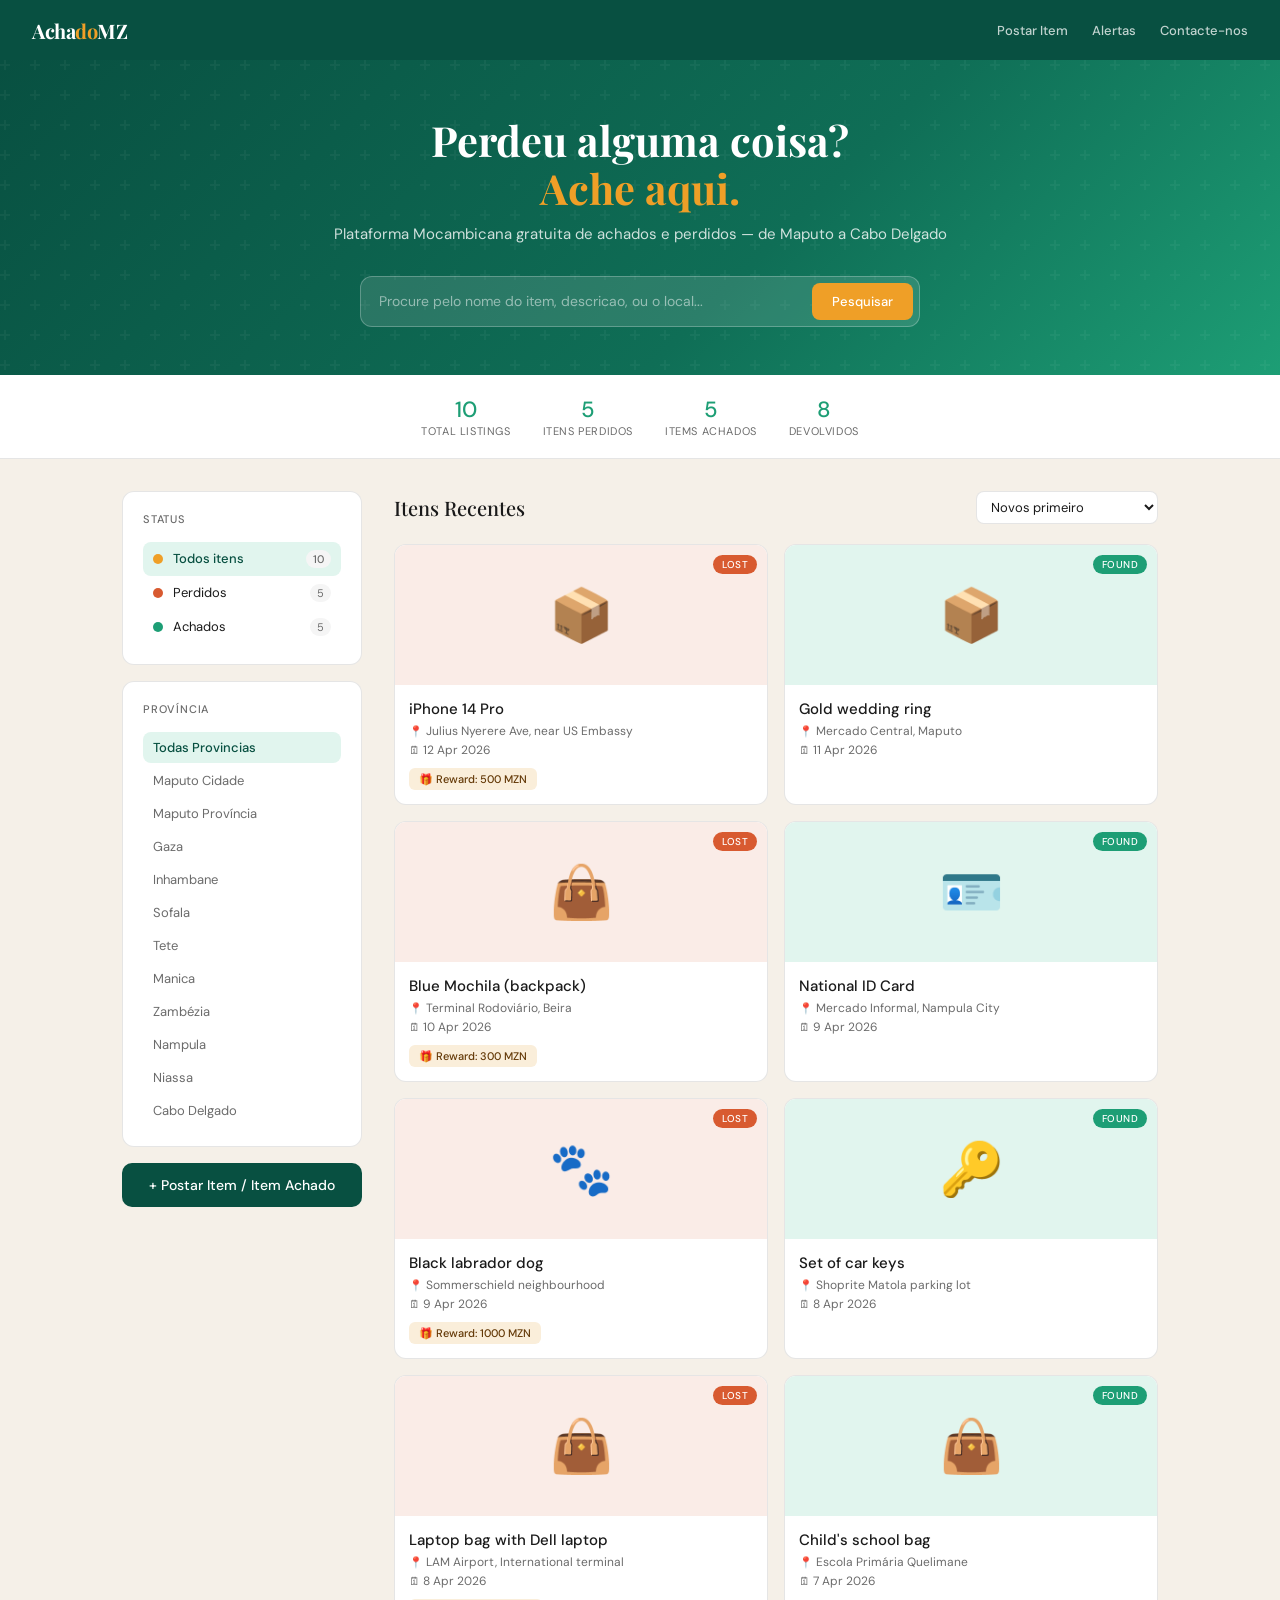
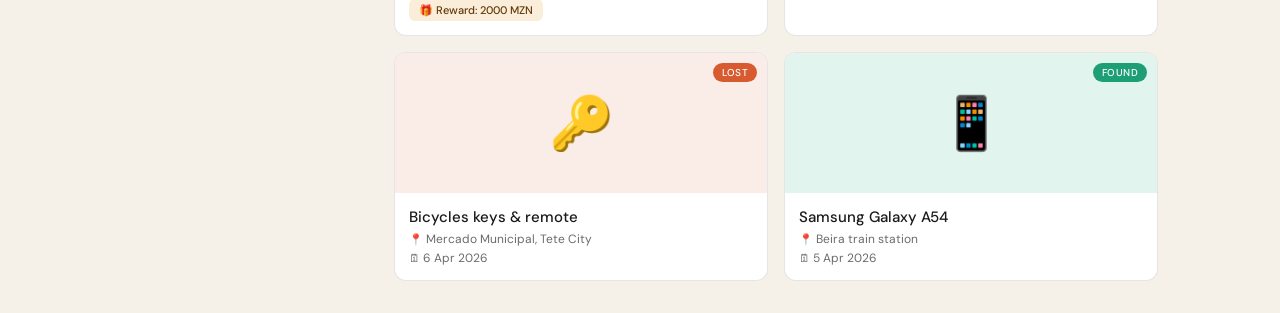
<file: index.html>
<head>
  <meta charset="UTF-8" />
  <meta http-equiv="X-UA-Compatible" content="IE=edge" />
  <meta name="viewport" content="width=device-width, initial-scale=1.0" />
  <meta
    name="description"
    content="This is the page Assignment Portal for wdd230 - web development front-end-I"
  />
  <title class="logo">AchadoMZ</title>
  <link rel="shortcut icon" href="favicon.ico" />
  <link rel="stylesheet" href="styles/large.css" />
</head>

<body>
  <h2
    class="sr-only"
    style="
      position: absolute;
      width: 1px;
      height: 1px;
      overflow: hidden;
      clip: rect(0, 0, 0, 0);
    "
  >
    Mocambique Achados e perdidos — procure e poste itens perdidos ou achados em
    todas as provincias
  </h2>
  <header class="header">
    <div class="logo">Acha<span>do</span>MZ</div>
    <nav class="nav-links">
      <a onclick="openModal()">Postar Item</a>
      <a onclick="alert('Coming soon: SMS alerts for new posts in your area!')"
        >Alertas</a
      >
      <a onclick="alert('Contact: achado@mz.co.mz | +258 84 000 0000')"
        >Contacte-nos</a
      >
    </nav>
  </header>

  <section class="hero">
    <h1>Perdeu alguma coisa?<br /><em>Ache aqui.</em></h1>
    <p>
      Plataforma Mocambicana gratuita de achados e perdidos — de Maputo a Cabo
      Delgado
    </p>
    <div class="search-bar">
      <input
        type="text"
        placeholder="Procure pelo nome do item, descricao, ou o local..."
        id="searchInput"
        oninput="filterItems()"
      />
      <button onclick="filterItems()">Pesquisar</button>
    </div>
  </section>

  <div class="stats-bar">
    <div class="stat">
      <div class="stat-num" id="totalStat">24</div>
      <div class="stat-label">Total Listings</div>
    </div>
    <div class="stat">
      <div class="stat-num" id="lostStat">14</div>
      <div class="stat-label">Itens perdidos</div>
    </div>
    <div class="stat">
      <div class="stat-num" id="foundStat">10</div>
      <div class="stat-label">Items achados</div>
    </div>
    <div class="stat">
      <div class="stat-num">8</div>
      <div class="stat-label">Devolvidos</div>
    </div>
  </div>

  <main class="main">
    <aside class="sidebar">
      <div class="filter-card">
        <div class="filter-title">Status</div>
        <div
          class="filter-option active"
          onclick="setType('all', this)"
          data-type="all"
        >
          <span class="filter-dot dot-all"></span>Todos itens
          <span class="filter-count" id="countAll">24</span>
        </div>
        <div
          class="filter-option"
          onclick="setType('lost', this)"
          data-type="lost"
        >
          <span class="filter-dot dot-lost"></span> Perdidos
          <span class="filter-count" id="countLost">14</span>
        </div>
        <div
          class="filter-option"
          onclick="setType('found', this)"
          data-type="found"
        >
          <span class="filter-dot dot-found"></span> Achados
          <span class="filter-count" id="countFound">10</span>
        </div>
      </div>

      <div class="filter-card">
        <div class="filter-title">Província</div>
        <div class="province-list" id="provinceList">
          <div class="province-btn active" onclick="setProvince('All', this)">
            Todas Provincias
          </div>
          <div class="province-btn" onclick="setProvince('Maputo', this)">
            Maputo Cidade
          </div>
          <div class="province-btn" onclick="setProvince('Matola', this)">
            Maputo Província
          </div>

          <div class="province-btn" onclick="setProvince('Xai-Xai', this)">
            Gaza
          </div>
          <div class="province-btn" onclick="setProvince('Inhambane', this)">
            Inhambane
          </div>
          <div class="province-btn" onclick="setProvince('Beira', this)">
            Sofala
          </div>
          <div class="province-btn" onclick="setProvince('Tete', this)">
            Tete
          </div>

          <div class="province-btn" onclick="setProvince('Chimoio', this)">
            Manica
          </div>
          <div class="province-btn" onclick="setProvince('Quelimane', this)">
            Zambézia
          </div>

          <div class="province-btn" onclick="setProvince('Nampula', this)">
            Nampula
          </div>
          <div class="province-btn" onclick="setProvince('Lichinga', this)">
            Niassa
          </div>
          <div class="province-btn" onclick="setProvince('Pemba', this)">
            Cabo Delgado
          </div>
        </div>
      </div>

      <button class="post-btn" onclick="openModal()">
        + Postar Item / Item Achado
      </button>
    </aside>

    <section>
      <div class="content-header">
        <h2 id="contentTitle">Itens Recentes</h2>
        <select class="sort-select" onchange="sortItems(this.value)">
          <option value="newest">Novos primeiro</option>
          <option value="oldest">Antigos primeiro</option>
          <option value="reward">Itens com Recompensa</option>
        </select>
      </div>
      <div class="items-grid" id="itemsGrid"></div>
    </section>
  </main>

  <div class="modal-overlay" id="postModal">
    <div class="modal">
      <div class="modal-header">
        <h3>Postar Item Perdido ou Item Achado</h3>
        <button class="modal-close" onclick="closeModal('postModal')">✕</button>
      </div>
      <div class="modal-body">
        <div class="form-group">
          <label class="form-label">Estou Reportando a...</label>
          <div class="type-toggle">
            <button
              class="type-btn active-lost"
              id="typeLost"
              onclick="selectType('lost')"
            >
              🔍 Item Perdido
            </button>
            <button
              class="type-btn"
              id="typeFound"
              onclick="selectType('found')"
            >
              ✅ Item Achado
            </button>
          </div>
        </div>
        <div class="form-group">
          <label class="form-label">Nome do Item</label>
          <input
            type="text"
            placeholder="ex. Mochila Azul, Anel de Ouro, iPhone 14..."
            id="postName"
          />
        </div>
        <div class="form-row">
          <div class="form-group">
            <label class="form-label">Categoria</label>
            <select id="postCat">
              <option>Electronicos</option>
              <option>Vestuario & Accessorios</option>
              <option>Joelheria</option>
              <option>Pastas & Carteiras</option>
              <option>Documentos & BI</option>
              <option>Chaves</option>
              <option>Animais de Estimacao</option>
              <option>Outros</option>
            </select>
          </div>
          <div class="form-group">
            <label class="form-label">Provincias</label>
            <select id="postProvince">
              <option>Maputo Cidade</option>
              <option>Maputo Provincia</option>
              <option>Gaza</option>
              <option>Inhambane</option>
              <option>Sofala</option>
              <option>Tete</option>
              <option>Manica</option>
              <option>Zambézia</option>
              <option>Nampula</option>
              <option>Cabo-Delgado</option>
              <option>Niassa</option>
            </select>
          </div>
        </div>
        <div class="form-group">
          <label class="form-label">Detalhes da Localizacao</label>
          <input
            type="text"
            placeholder="e.g. Mercado Central, Julius Nyerere Ave..."
            id="postLocation"
          />
        </div>
        <div class="form-group">
          <label class="form-label">Descricao</label>
          <textarea
            placeholder="Descreva o item, algo unico sobre o item, circunstancias..."
            id="postDesc"
          ></textarea>
        </div>
        <div class="form-row">
          <div class="form-group">
            <label class="form-label">Seu Contacto</label>
            <input
              type="text"
              placeholder="+258 8X XXX XXXX"
              id="postContact"
            />
          </div>
          <div class="form-group">
            <label class="form-label">Recompensa (opcionall)</label>
            <input type="text" placeholder="e.g. 500 MZN" id="postReward" />
          </div>
        </div>
        <button class="submit-btn" onclick="submitPost()">Publicar</button>
      </div>
    </div>
  </div>

  <div class="modal-overlay" id="detailModal">
    <div class="modal">
      <div class="modal-header" id="detailHeader">
        <h3 id="detailTitle">Detalhes do Item</h3>
        <button class="modal-close" onclick="closeModal('detailModal')">
          ✕
        </button>
      </div>
      <div class="detail-modal-body" id="detailBody"></div>
    </div>
  </div>
  <script src="scripts/script.js"></script>
</body>
</file>
<file: styles/large.css>
@import url("https://fonts.googleapis.com/css2?family=Playfair+Display:wght@500;700&family=DM+Sans:wght@300;400;500&display=swap");

* {
  box-sizing: border-box;
  margin: 0;
  padding: 0;
}

:root {
  --teal: #1d9e75;
  --teal-light: #e1f5ee;
  --teal-dark: #085041;
  --amber: #ef9f27;
  --amber-light: #faeeda;
  --coral: #d85a30;
  --sand: #f5f0e8;
  --ink: #1a1a1a;
  --muted: #6b6b6b;
  --border: rgba(0, 0, 0, 0.1);
}

body {
  font-family: "DM Sans", sans-serif;
  background: var(--color-background-tertiary, #f5f0e8);
  color: var(--color-text-primary, var(--ink));
  min-height: 100vh;
}

.header {
  background: var(--teal-dark);
  color: #fff;
  padding: 0 2rem;
  display: flex;
  align-items: center;
  justify-content: space-between;
  height: 60px;
  position: sticky;
  top: 0;
  z-index: 100;
}

.logo {
  font-family: "Playfair Display", serif;
  font-size: 20px;
  font-weight: 700;
  letter-spacing: -0.5px;
}

.logo span {
  color: var(--amber);
}

.nav-links {
  display: flex;
  gap: 24px;
  font-size: 13px;
  font-weight: 500;
}

.nav-links a {
  color: rgba(255, 255, 255, 0.75);
  text-decoration: none;
  cursor: pointer;
  transition: color 0.2s;
}

.nav-links a:hover {
  color: #fff;
}

.hero {
  background: linear-gradient(
    135deg,
    var(--teal-dark) 0%,
    #0f6e56 60%,
    #1d9e75 100%
  );
  color: #fff;
  padding: 3.5rem 2rem 3rem;
  text-align: center;
  position: relative;
  overflow: hidden;
}

.hero::before {
  content: "";
  position: absolute;
  inset: 0;
  background-image: url("data:image/svg+xml,%3Csvg width='60' height='60' viewBox='0 0 60 60' xmlns='http://www.w3.org/2000/svg'%3E%3Cg fill='none' fill-rule='evenodd'%3E%3Cg fill='%23ffffff' fill-opacity='0.04'%3E%3Cpath d='M36 34v-4h-2v4h-4v2h4v4h2v-4h4v-2h-4zm0-30V0h-2v4h-4v2h4v4h2V6h4V4h-4zM6 34v-4H4v4H0v2h4v4h2v-4h4v-2H6zM6 4V0H4v4H0v2h4v4h2V6h4V4H6z'/%3E%3C/g%3E%3C/g%3E%3C/svg%3E");
}

.hero h1 {
  font-family: "Playfair Display", serif;
  font-size: 2.6rem;
  font-weight: 700;
  line-height: 1.15;
  margin-bottom: 0.75rem;
  position: relative;
}

.hero h1 em {
  color: var(--amber);
  font-style: normal;
}

.hero p {
  font-size: 15px;
  opacity: 0.8;
  margin-bottom: 2rem;
  position: relative;
}

.search-bar {
  display: flex;
  gap: 8px;
  max-width: 560px;
  margin: 0 auto;
  position: relative;
  background: rgba(255, 255, 255, 0.12);
  border: 1px solid rgba(255, 255, 255, 0.25);
  border-radius: 12px;
  padding: 6px;
}

.search-bar input {
  flex: 1;
  background: transparent;
  border: none;
  outline: none;
  color: #fff;
  font-family: "DM Sans", sans-serif;
  font-size: 14px;
  padding: 8px 12px;
}

.search-bar input::placeholder {
  color: rgba(255, 255, 255, 0.5);
}

.search-bar button {
  background: var(--amber);
  color: #fff;
  border: none;
  border-radius: 8px;
  padding: 10px 20px;
  font-family: "DM Sans", sans-serif;
  font-size: 13px;
  font-weight: 500;
  cursor: pointer;
  transition:
    background 0.2s,
    transform 0.1s;
}

.search-bar button:hover {
  background: #ba7517;
}
.search-bar button:active {
  transform: scale(0.98);
}

.stats-bar {
  display: flex;
  justify-content: center;
  gap: 2rem;
  padding: 1.25rem 2rem;
  background: var(--color-background-primary, #fff);
  border-bottom: 0.5px solid var(--border);
}

.stat {
  text-align: center;
}
.stat-num {
  font-size: 22px;
  font-weight: 500;
  color: var(--teal);
}
.stat-label {
  font-size: 11px;
  color: var(--muted);
  text-transform: uppercase;
  letter-spacing: 0.6px;
}

.main {
  max-width: 1100px;
  margin: 0 auto;
  padding: 2rem;
  display: grid;
  grid-template-columns: 240px 1fr;
  gap: 2rem;
}

.sidebar {
  position: sticky;
  top: 76px;
  height: fit-content;
}

.filter-card {
  background: var(--color-background-primary, #fff);
  border: 0.5px solid var(--border);
  border-radius: 12px;
  padding: 1.25rem;
  margin-bottom: 1rem;
}

.filter-title {
  font-size: 11px;
  font-weight: 500;
  text-transform: uppercase;
  letter-spacing: 0.8px;
  color: var(--muted);
  margin-bottom: 1rem;
}

.filter-option {
  display: flex;
  align-items: center;
  gap: 10px;
  padding: 8px 10px;
  border-radius: 8px;
  cursor: pointer;
  font-size: 13px;
  font-weight: 400;
  color: var(--color-text-primary, var(--ink));
  transition: background 0.15s;
  user-select: none;
}

.filter-option:hover {
  background: var(--color-background-secondary, #f5f5f5);
}
.filter-option.active {
  background: var(--teal-light);
  color: var(--teal-dark);
  font-weight: 500;
}

.filter-dot {
  width: 10px;
  height: 10px;
  border-radius: 50%;
  flex-shrink: 0;
}

.dot-lost {
  background: var(--coral);
}
.dot-found {
  background: var(--teal);
}
.dot-all {
  background: var(--amber);
}

.filter-count {
  margin-left: auto;
  font-size: 11px;
  background: var(--color-background-secondary, #f5f5f5);
  color: var(--muted);
  padding: 2px 7px;
  border-radius: 20px;
}

.province-list {
  display: flex;
  flex-direction: column;
  gap: 2px;
}

.province-btn {
  padding: 7px 10px;
  border-radius: 8px;
  font-size: 13px;
  cursor: pointer;
  color: var(--color-text-secondary, var(--muted));
  transition:
    background 0.15s,
    color 0.15s;
  user-select: none;
}

.province-btn:hover {
  background: var(--color-background-secondary, #f5f5f5);
  color: var(--color-text-primary);
}
.province-btn.active {
  background: var(--teal-light);
  color: var(--teal-dark);
  font-weight: 500;
}

.post-btn {
  width: 100%;
  background: var(--teal-dark);
  color: #fff;
  border: none;
  border-radius: 10px;
  padding: 13px;
  font-family: "DM Sans", sans-serif;
  font-size: 14px;
  font-weight: 500;
  cursor: pointer;
  transition: background 0.2s;
}
.post-btn:hover {
  background: var(--teal);
}

.content-header {
  display: flex;
  align-items: center;
  justify-content: space-between;
  margin-bottom: 1.25rem;
}

.content-header h2 {
  font-family: "Playfair Display", serif;
  font-size: 20px;
  font-weight: 500;
}

.sort-select {
  font-family: "DM Sans", sans-serif;
  font-size: 13px;
  padding: 6px 10px;
  border: 0.5px solid var(--border);
  border-radius: 8px;
  background: var(--color-background-primary, #fff);
  color: var(--color-text-primary, var(--ink));
  cursor: pointer;
}

.items-grid {
  display: grid;
  grid-template-columns: repeat(auto-fill, minmax(260px, 1fr));
  gap: 1rem;
}

.item-card {
  background: var(--color-background-primary, #fff);
  border: 0.5px solid var(--border);
  border-radius: 12px;
  overflow: hidden;
  cursor: pointer;
  transition:
    transform 0.15s,
    box-shadow 0.15s,
    border-color 0.15s;
}

.item-card:hover {
  transform: translateY(-2px);
  border-color: var(--teal);
}

.item-img {
  height: 140px;
  display: flex;
  align-items: center;
  justify-content: center;
  font-size: 52px;
  position: relative;
}

.item-img.lost-bg {
  background: #faece7;
}
.item-img.found-bg {
  background: #e1f5ee;
}

.badge {
  position: absolute;
  top: 10px;
  right: 10px;
  font-size: 10px;
  font-weight: 500;
  padding: 3px 9px;
  border-radius: 20px;
  text-transform: uppercase;
  letter-spacing: 0.5px;
}

.badge-lost {
  background: var(--coral);
  color: #fff;
}
.badge-found {
  background: var(--teal);
  color: #fff;
}

.item-body {
  padding: 14px;
}

.item-name {
  font-size: 15px;
  font-weight: 500;
  margin-bottom: 4px;
  color: var(--color-text-primary, var(--ink));
}

.item-meta {
  font-size: 12px;
  color: var(--muted);
  display: flex;
  flex-direction: column;
  gap: 3px;
}

.item-location::before {
  content: "📍 ";
  font-size: 11px;
}
.item-date::before {
  content: "🗓 ";
  font-size: 11px;
}

.item-reward {
  margin-top: 10px;
  background: var(--amber-light);
  color: #633806;
  font-size: 11px;
  font-weight: 500;
  padding: 4px 10px;
  border-radius: 6px;
  display: inline-block;
}

.modal-overlay {
  display: none;
  position: fixed;
  inset: 0;
  background: rgba(0, 0, 0, 0.5);
  z-index: 1000;
  align-items: center;
  justify-content: center;
  padding: 1rem;
}

.modal-overlay.open {
  display: flex;
}

.modal {
  background: var(--color-background-primary, #fff);
  border-radius: 16px;
  width: 100%;
  max-width: 500px;
  overflow: hidden;
  animation: slideUp 0.2s ease;
}

@keyframes slideUp {
  from {
    transform: translateY(20px);
    opacity: 0;
  }
  to {
    transform: translateY(0);
    opacity: 1;
  }
}

.modal-header {
  background: var(--teal-dark);
  color: #fff;
  padding: 1.25rem 1.5rem;
  display: flex;
  align-items: center;
  justify-content: space-between;
}

.modal-header h3 {
  font-size: 16px;
  font-weight: 500;
}

.modal-close {
  background: rgba(255, 255, 255, 0.15);
  border: none;
  color: #fff;
  width: 28px;
  height: 28px;
  border-radius: 50%;
  font-size: 16px;
  cursor: pointer;
  display: flex;
  align-items: center;
  justify-content: center;
  line-height: 1;
}

.modal-body {
  padding: 1.5rem;
}

.form-group {
  margin-bottom: 1rem;
}

.form-label {
  display: block;
  font-size: 12px;
  font-weight: 500;
  color: var(--muted);
  text-transform: uppercase;
  letter-spacing: 0.5px;
  margin-bottom: 6px;
}

.form-group input,
.form-group select,
.form-group textarea {
  width: 100%;
  font-family: "DM Sans", sans-serif;
  font-size: 14px;
  padding: 10px 12px;
  border: 0.5px solid var(--border);
  border-radius: 8px;
  background: var(--color-background-primary, #fff);
  color: var(--color-text-primary, var(--ink));
  outline: none;
  transition: border-color 0.2s;
}

.form-group input:focus,
.form-group select:focus,
.form-group textarea:focus {
  border-color: var(--teal);
}

.form-group textarea {
  height: 80px;
  resize: vertical;
}

.form-row {
  display: grid;
  grid-template-columns: 1fr 1fr;
  gap: 12px;
}

.type-toggle {
  display: grid;
  grid-template-columns: 1fr 1fr;
  gap: 8px;
}

.type-btn {
  padding: 10px;
  border: 0.5px solid var(--border);
  border-radius: 8px;
  background: none;
  font-family: "DM Sans", sans-serif;
  font-size: 13px;
  cursor: pointer;
  transition: all 0.15s;
  font-weight: 400;
  color: var(--color-text-primary, var(--ink));
}

.type-btn.active-lost {
  background: #faece7;
  border-color: var(--coral);
  color: var(--coral);
  font-weight: 500;
}
.type-btn.active-found {
  background: #e1f5ee;
  border-color: var(--teal);
  color: var(--teal);
  font-weight: 500;
}

.submit-btn {
  width: 100%;
  background: var(--teal-dark);
  color: #fff;
  border: none;
  border-radius: 10px;
  padding: 13px;
  font-family: "DM Sans", sans-serif;
  font-size: 14px;
  font-weight: 500;
  cursor: pointer;
  margin-top: 0.5rem;
  transition: background 0.2s;
}

.submit-btn:hover {
  background: var(--teal);
}

.detail-modal-body {
  padding: 1.5rem;
  display: flex;
  flex-direction: column;
  gap: 1rem;
}

.detail-icon {
  width: 80px;
  height: 80px;
  border-radius: 16px;
  display: flex;
  align-items: center;
  justify-content: center;
  font-size: 40px;
  margin: 0 auto;
}

.detail-row {
  display: flex;
  gap: 12px;
  font-size: 14px;
  border-bottom: 0.5px solid var(--border);
  padding-bottom: 10px;
}

.detail-row:last-of-type {
  border-bottom: none;
}

.detail-key {
  color: var(--muted);
  width: 90px;
  flex-shrink: 0;
  font-size: 13px;
}

.detail-val {
  font-weight: 400;
  color: var(--color-text-primary, var(--ink));
}

.contact-btn {
  width: 100%;
  background: var(--amber);
  color: #fff;
  border: none;
  border-radius: 10px;
  padding: 13px;
  font-family: "DM Sans", sans-serif;
  font-size: 14px;
  font-weight: 500;
  cursor: pointer;
  margin-top: 0.5rem;
  transition: background 0.2s;
}

.contact-btn:hover {
  background: #ba7517;
}

.empty-state {
  grid-column: 1 / -1;
  text-align: center;
  padding: 3rem 1rem;
  color: var(--muted);
}

.empty-state .empty-icon {
  font-size: 48px;
  margin-bottom: 1rem;
}
.empty-state p {
  font-size: 14px;
}
</file>
